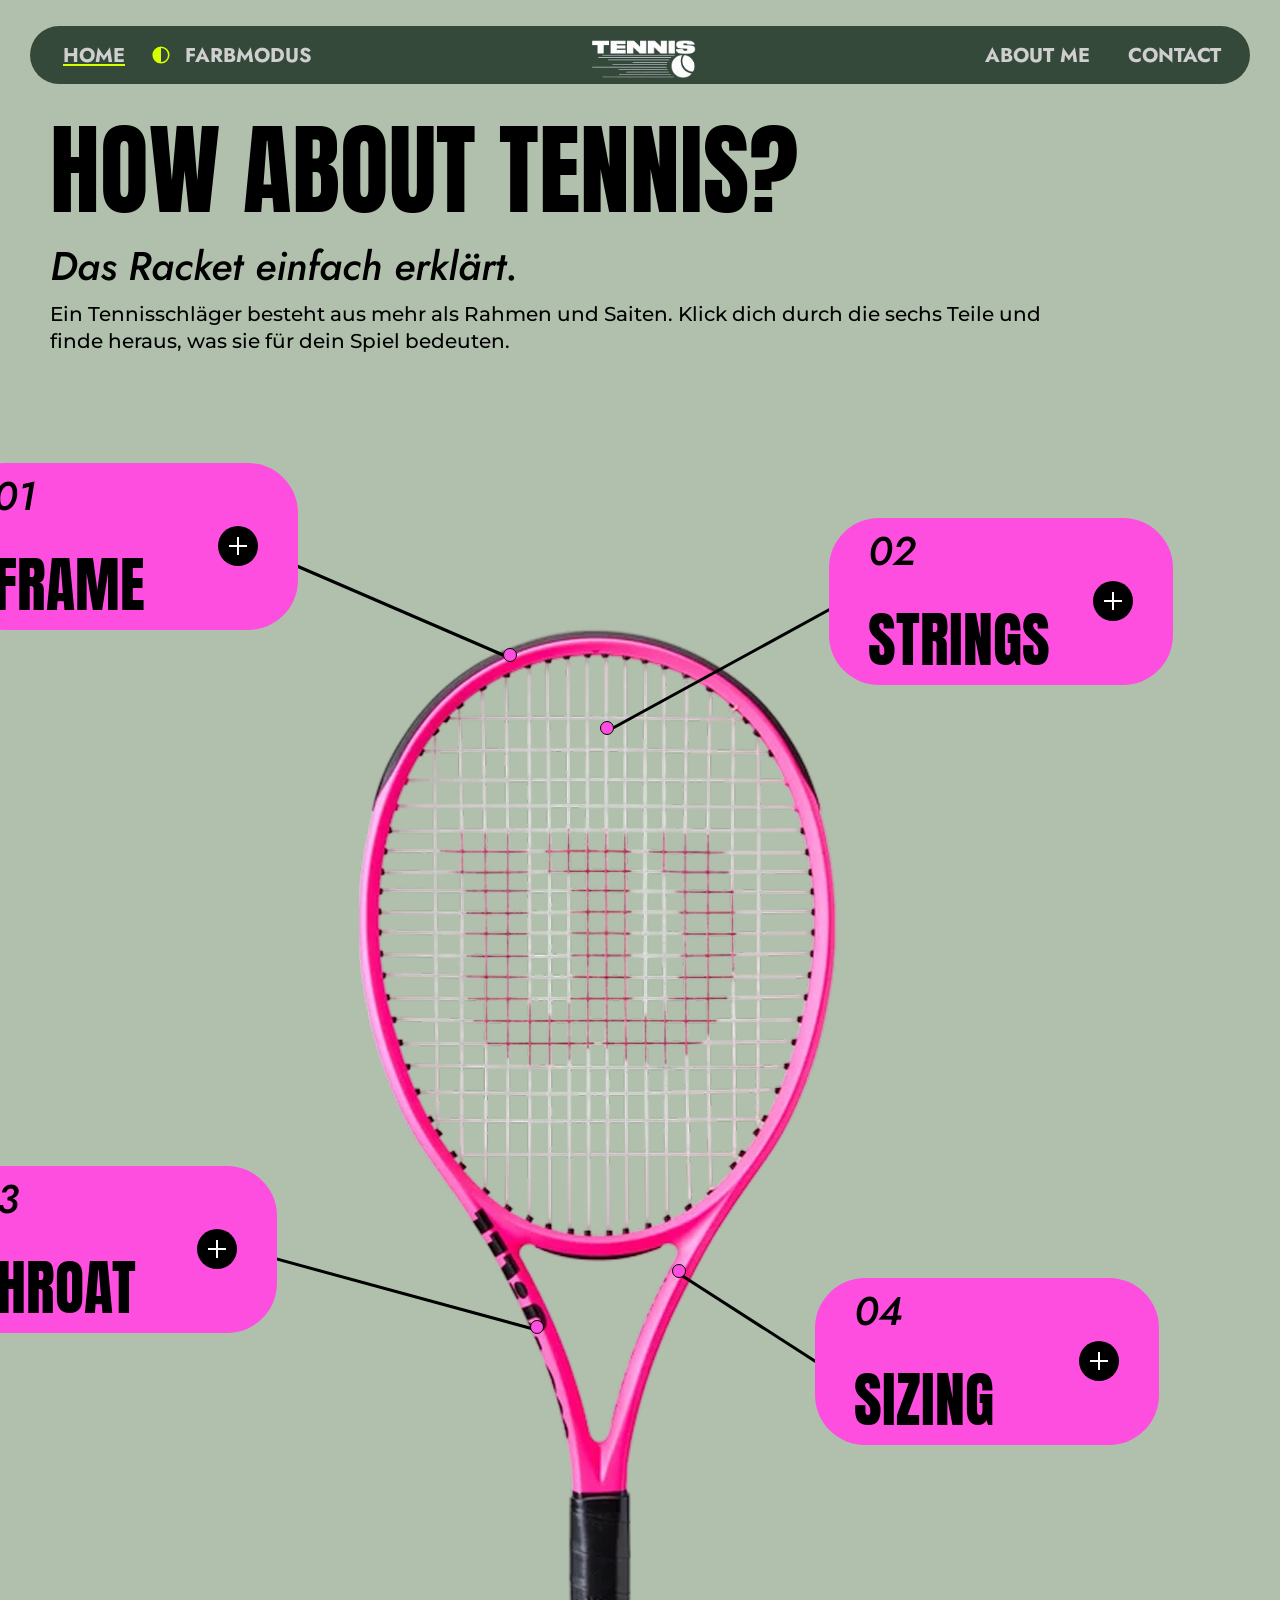
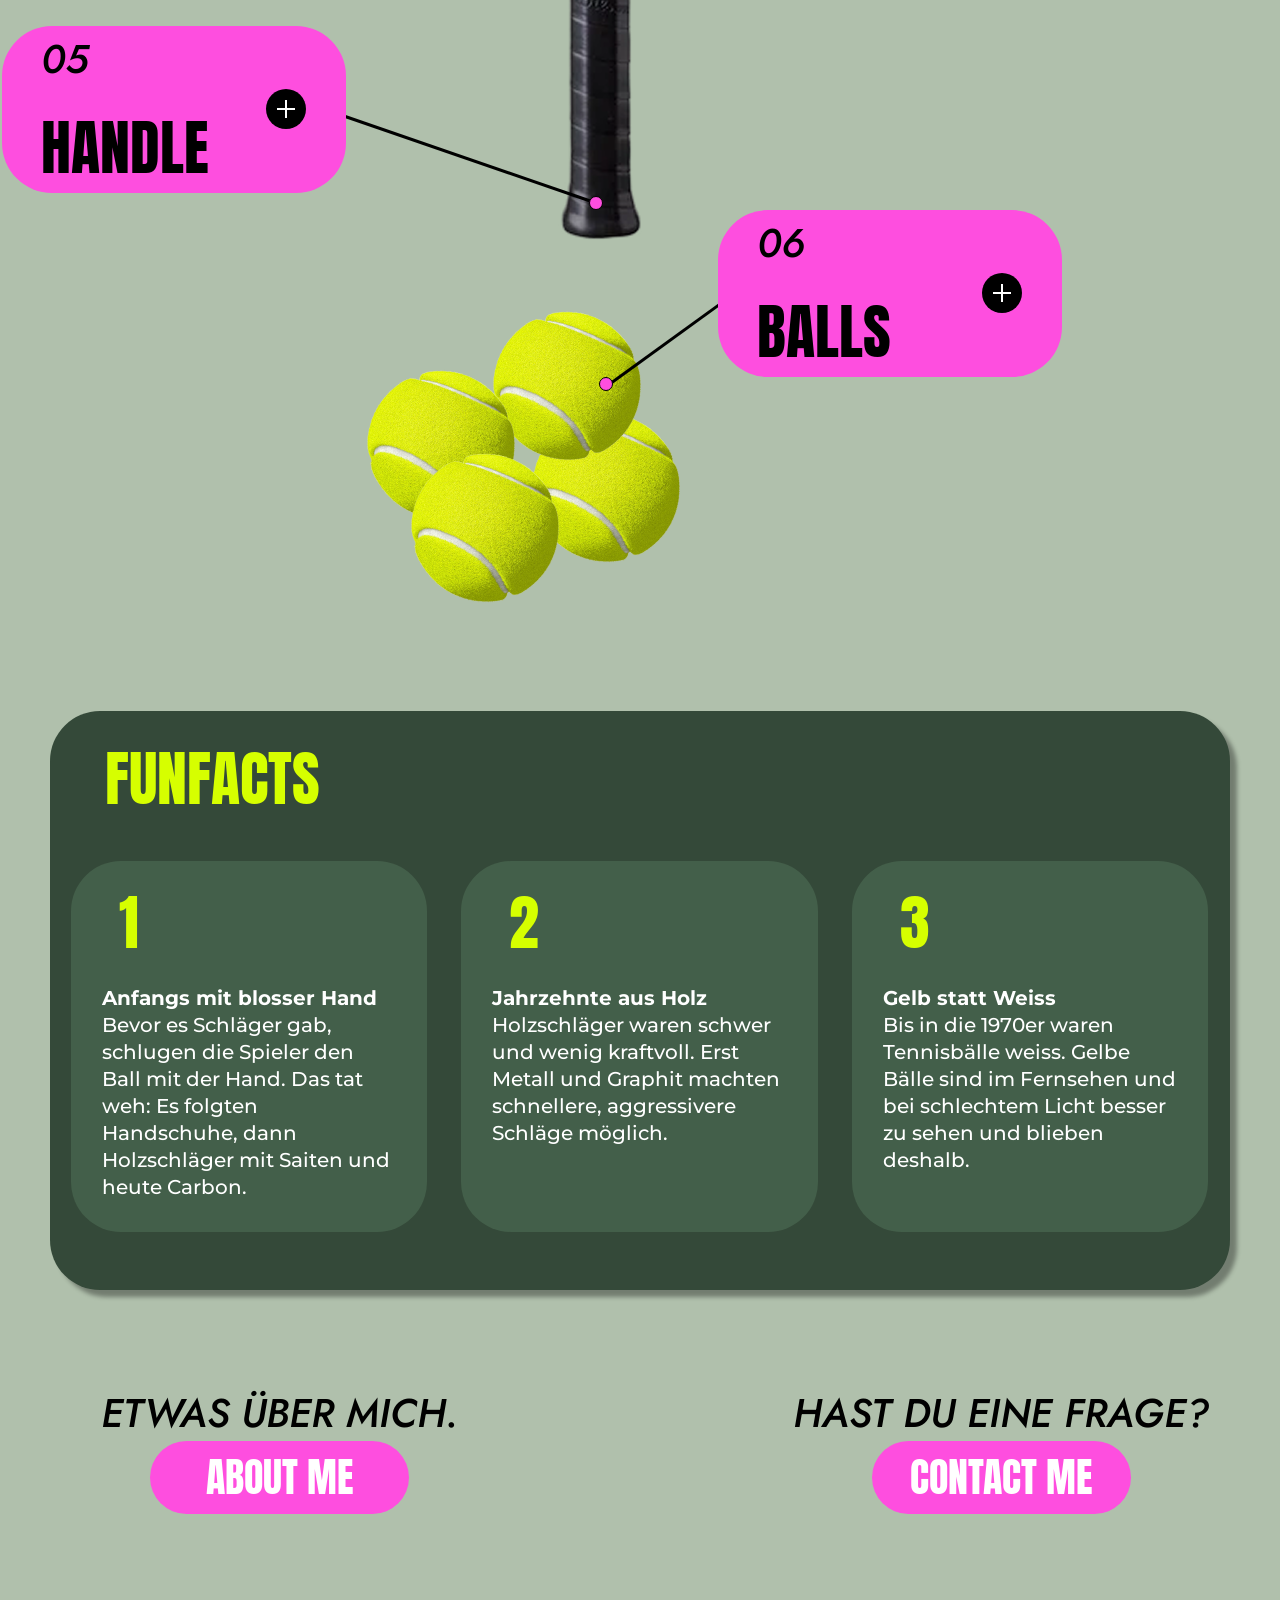
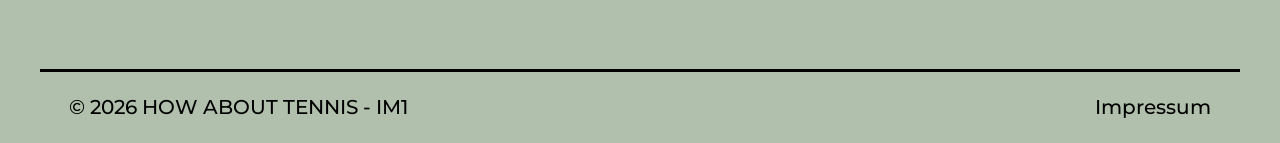
<file: index.html>
<!DOCTYPE html>
<html lang="de">

<head>
  <meta charset="UTF-8">
  <meta name="viewport" content="width=device-width, initial-scale=1">
  <title>How About Tennis – Das Racket einfach erklärt</title>
  <meta name="description" content="Ein Tennisschläger besteht aus mehr als Rahmen und Saiten. Klick dich durch die sechs Teile des Rackets.">

  <link rel="stylesheet" href="https://fonts.googleapis.com/css2?family=Anton&amp;family=Jost:ital,wght@0,700;1,500&amp;family=Montserrat:wght@400;500;700&amp;display=swap">
  <link rel="stylesheet" href="style.css">
</head>

<body class="page-home">

  <!-- HEADER -->
  <header class="header">

    <!-- Desktop: Links links -->
    <nav class="nav-left" aria-label="Navigation links">
      <a href="index.html" class="active">HOME</a>
      <button class="theme-button" type="button">
        <svg class="icon-theme" viewBox="0 0 22 22" aria-hidden="true"><circle cx="11" cy="11" r="9.5" fill="none" stroke="currentColor" stroke-width="2"/><path d="M11 1.5a9.5 9.5 0 0 0 0 19z" fill="currentColor"/></svg>
        FARBMODUS
      </button>
    </nav>

    <a class="logo" href="index.html">
      <img src="img/logo.png" alt="How About Tennis – zur Startseite" width="117" height="46">
    </a>

    <!-- Desktop: Links rechts -->
    <nav class="nav-right" aria-label="Navigation rechts">
      <a href="about.html">ABOUT ME</a>
      <a href="contact.html">CONTACT</a>
    </nav>

    <!-- Mobile: Farbmodus-Icon und Burger-Menü -->
    <button class="theme-button theme-button-icon" type="button" aria-label="Farbmodus wechseln">
      <svg class="icon-theme" viewBox="0 0 22 22" aria-hidden="true"><circle cx="11" cy="11" r="9.5" fill="none" stroke="currentColor" stroke-width="2"/><path d="M11 1.5a9.5 9.5 0 0 0 0 19z" fill="currentColor"/></svg>
    </button>
    <button class="menu-button" type="button" aria-label="Menü öffnen">
      <svg class="icon-burger" viewBox="0 0 24 18" aria-hidden="true"><path d="M0 1h24M0 9h24M0 17h24" stroke="currentColor" stroke-width="2"/></svg>
      <svg class="icon-close" viewBox="0 0 18 18" aria-hidden="true"><path d="M1 1l16 16M17 1 1 17" stroke="currentColor" stroke-width="2"/></svg>
    </button>

    <!-- Mobile: aufgeklapptes Menü -->
    <nav class="nav-mobile" aria-label="Menü">
      <ul>
        <li><a href="index.html" class="active">HOME</a></li>
        <li><a href="about.html">ABOUT ME</a></li>
        <li><a href="contact.html">CONTACT</a></li>
        <li>
          <button class="theme-button" type="button">
            FARBMODUS
            <svg class="icon-theme" viewBox="0 0 22 22" aria-hidden="true"><circle cx="11" cy="11" r="9.5" fill="none" stroke="currentColor" stroke-width="2"/><path d="M11 1.5a9.5 9.5 0 0 0 0 19z" fill="currentColor"/></svg>
          </button>
        </li>
      </ul>
    </nav>
  </header>

  <main>
    <section class="hero">
      <h1>HOW ABOUT TENNIS?</h1>
      <p class="subtitle">Das Racket einfach erklärt.</p>
      <p class="hero-text">Ein Tennisschläger besteht aus mehr als Rahmen und Saiten. Klick dich durch die sechs Teile und finde heraus, was sie für dein Spiel bedeuten.</p>
    </section>

    <!-- Schläger mit Nummern, Linien und den sechs Infoboxen -->
    <div class="racket">

      <div class="picture">
        <img class="racket-img" src="img/racket.png" alt="Pinker Tennisschläger" width="509" height="1265">
        <img class="balls" src="img/tennisball.png" alt="Vier gelbe Tennisbälle" width="330" height="307">
        <a class="number number-1" href="#frame">1</a>
        <a class="number number-2" href="#strings">2</a>
        <a class="number number-3" href="#throat">3</a>
        <a class="number number-4" href="#sizing">4</a>
        <a class="number number-5" href="#handle">5</a>
        <a class="number number-6" href="#balls">6</a>
      </div>

      <!-- Linien von den Infoboxen zum Schläger (nur Desktop) -->
      <svg class="lines" viewBox="0 0 1414 1874" aria-hidden="true">
        <line x1="299" y1="75" x2="577" y2="195"/>
        <line x1="680" y1="265" x2="912" y2="138"/>
        <line x1="307" y1="786" x2="604" y2="867"/>
        <line x1="748" y1="812" x2="888" y2="902"/>
        <line x1="405" y1="1251" x2="663" y2="1340"/>
        <line x1="674" y1="1523" x2="841" y2="1402"/>
      </svg>

      <div class="infoboxes">
        <button class="infobox infobox-frame" id="frame" type="button">
          <span class="infobox-number">01</span>
          <span class="infobox-name">FRAME</span>
          <span class="infobox-plus"></span>
          <span class="infobox-text">
            <strong>FRAME</strong>
            Der Rahmen ist das tragende Gerüst eines Tennisschlägers und bestimmt Kontrolle, Power und das Schlaggefühl.<br>Er besteht aus zwei Teilen: Der Kopf hält die Bespannung und das Herz ist der Übergang zum Griff. Wichtig ist dabei die Rahmenstärke: Dicke Rahmen erzeugen mehr Power, dünne Rahmen bieten mehr Ballgefühl.
          </span>
        </button>

        <button class="infobox infobox-strings" id="strings" type="button">
          <span class="infobox-number">02</span>
          <span class="infobox-name">STRINGS</span>
          <span class="infobox-plus"></span>
          <span class="infobox-text">
            <strong>STRINGS</strong>
            Die Hauptsaiten verlaufen vertikal und die Quersaiten horizontal. Zusammen bilden sie die Schlagfläche, mit der du den Ball triffst. Die Spannung, die du für deine Saiten wählst, beeinflusst dein Spiel: Eine tiefe Bespannungshärte erhöht die Power, eine höhere unterstützt die Kontrolle.
          </span>
        </button>

        <button class="infobox infobox-throat" id="throat" type="button">
          <span class="infobox-number">03</span>
          <span class="infobox-name">THROAT</span>
          <span class="infobox-plus"></span>
          <span class="infobox-text">
            <strong>THROAT</strong>
            Unter dem Kopf des Schlägers befindet sich das Herzstück. Ein offenes Herz macht den Schläger aerodynamischer, wenn du ihn zum Ball schwingst. Das ermöglicht dir, schneller zu schwingen und mehr Power sowie Geschwindigkeit bei deinen Schlägen zu erzeugen. Der Teil des Schlägers am oberen Ende des Halses ist das Joch.
          </span>
        </button>

        <button class="infobox infobox-sizing" id="sizing" type="button">
          <span class="infobox-number">04</span>
          <span class="infobox-name">SIZING</span>
          <span class="infobox-plus"></span>
          <span class="infobox-text">
            <strong>SIZING</strong>
            Ein schwererer Schläger gibt dir mehr Power und Stabilität, ein leichterer Schläger ist manövrierfähiger. Die Kopfgrösse hat einen grossen Einfluss auf die Power und Kontrolle des Schlägers. Eine Vergrösserung des Schlägerkopfes sorgt für mehr Power, ein kleinerer Kopf eine geringere Power und mehr Kontrolle.
          </span>
        </button>

        <button class="infobox infobox-handle" id="handle" type="button">
          <span class="infobox-number">05</span>
          <span class="infobox-name">HANDLE</span>
          <span class="infobox-plus"></span>
          <span class="infobox-text">
            <strong>HANDLE</strong>
            Das ist der Teil des Schlägers, den du festhältst. Er ist in verschiedenen Grössen erhältlich – achte darauf, dass er weder zu klein noch zu gross ist, da dies das Spielen angenehmer macht. Darum ist das Griffband gewickelt, welches für mehr Komfort sorgt, Schweiss absorbiert und dir die volle Kontrolle über den Schläger ermöglicht.
          </span>
        </button>

        <button class="infobox infobox-balls" id="balls" type="button">
          <span class="infobox-number">06</span>
          <span class="infobox-name">BALLS</span>
          <span class="infobox-plus"></span>
          <span class="infobox-text">
            <strong>BALLS</strong>
            Ein Tennisball besteht aus einem hohlen Gummikern, der unter Druck steht und mit einem filzähnlichen Gewebe überzogen ist:<br>Druckbälle haben einen Innendruck für hohe Power und optimales Springverhalten. Drucklose Bälle bestehen aus dickerem Gummi ohne Innendruck. Sie springen durch die Beschaffenheit des Gummis ab.
          </span>
        </button>
      </div>
    </div>

    <section class="funfacts">
      <h2>FUNFACTS</h2>
      <div class="funfact-list">
        <article class="funfact">
          <p class="funfact-number">1</p>
          <h3>Anfangs mit blosser Hand</h3>
          <p>Bevor es Schläger gab, schlugen die Spieler den Ball mit der Hand. Das tat weh: Es folgten Handschuhe, dann Holzschläger mit Saiten und heute Carbon.</p>
        </article>
        <article class="funfact">
          <p class="funfact-number">2</p>
          <h3>Jahrzehnte aus Holz</h3>
          <p>Holzschläger waren schwer und wenig kraftvoll. Erst Metall und Graphit machten schnellere, aggressivere Schläge möglich.</p>
        </article>
        <article class="funfact">
          <p class="funfact-number">3</p>
          <h3>Gelb statt Weiss</h3>
          <p>Bis in die 1970er waren Tennisbälle weiss. Gelbe Bälle sind im Fernsehen und bei schlechtem Licht besser zu sehen und blieben deshalb.</p>
        </article>
      </div>
    </section>

    <div class="cta-row">
      <div class="cta">
        <p class="subtitle">ETWAS ÜBER MICH.</p>
        <a class="button" href="about.html">ABOUT ME</a>
      </div>
      <div class="cta">
        <p class="subtitle">HAST DU EINE FRAGE?</p>
        <a class="button" href="contact.html">CONTACT ME</a>
      </div>
    </div>
  </main>

  <!-- FOOTER -->
  <footer class="footer">
    <p>© 2026 HOW ABOUT TENNIS - IM1</p>
    <a href="impressum.html">Impressum</a>
  </footer>

  <script src="script.js"></script>
</body>
</html>
</file>
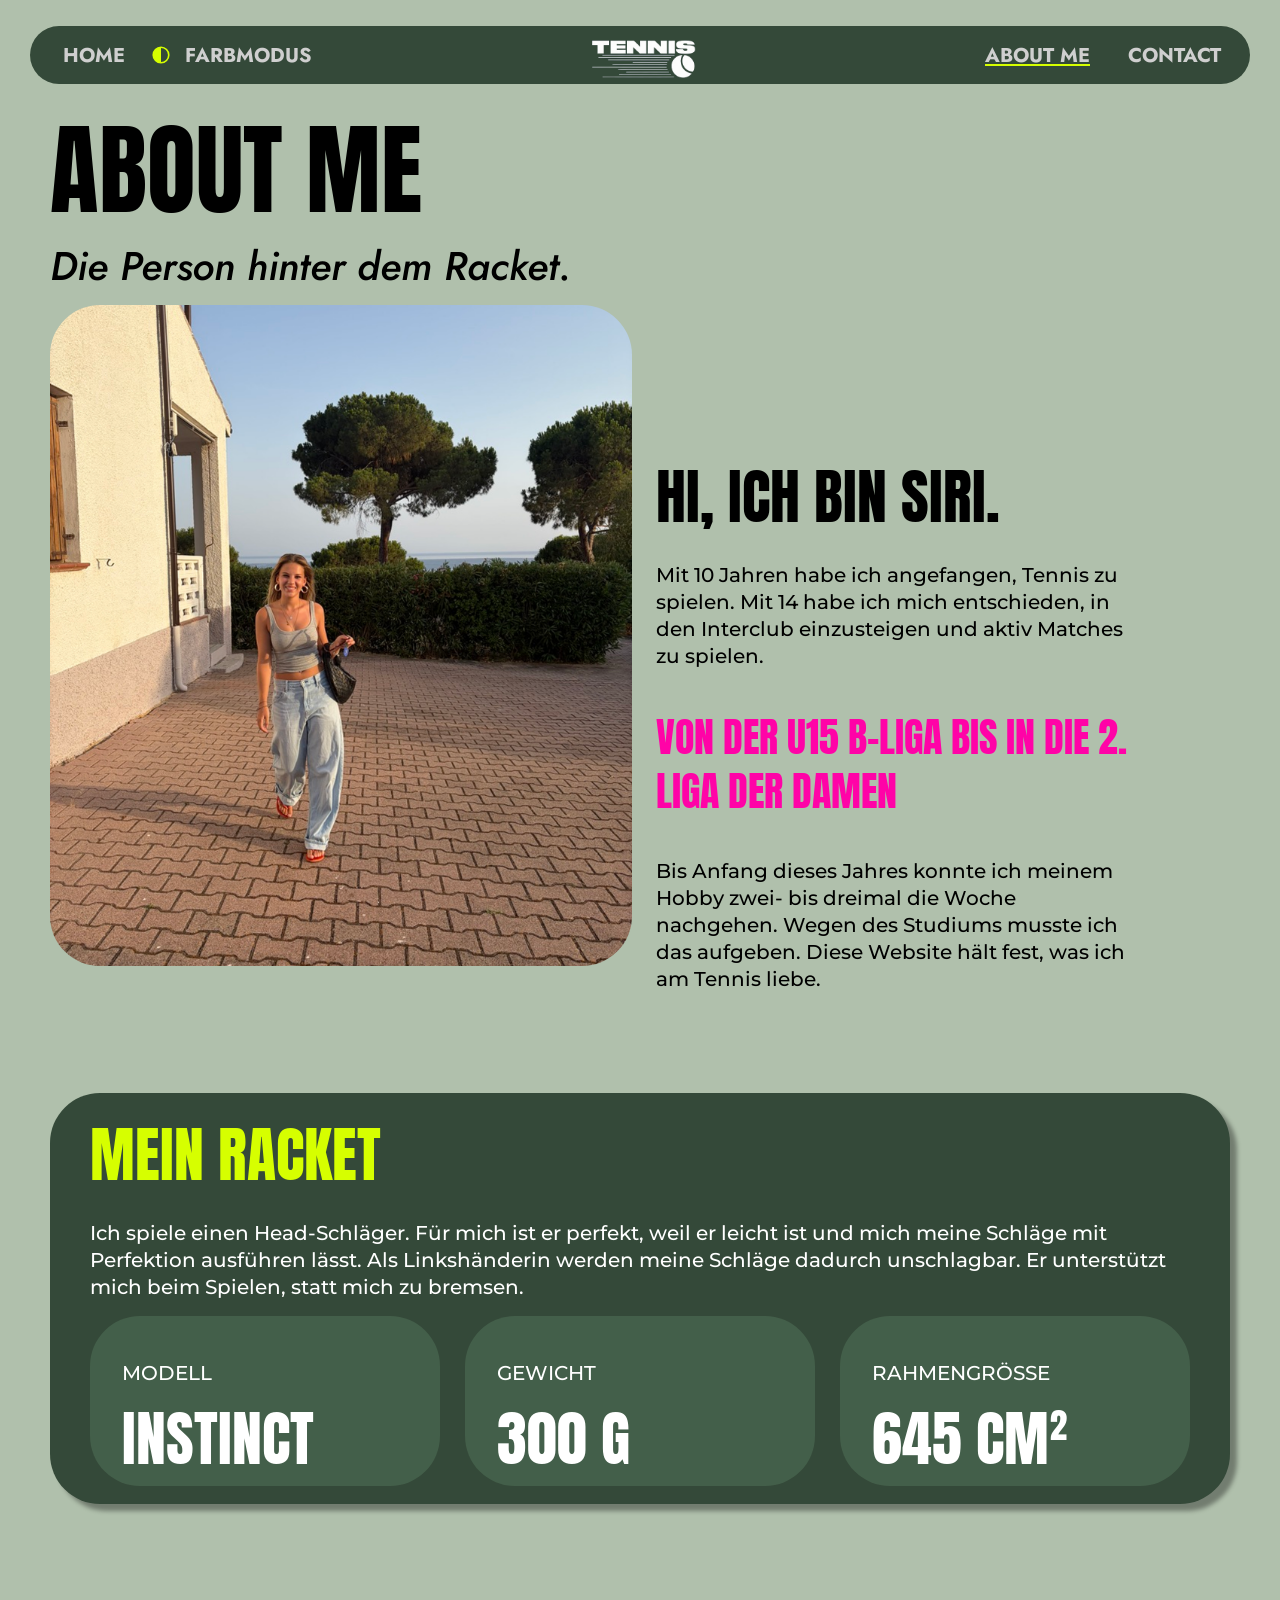
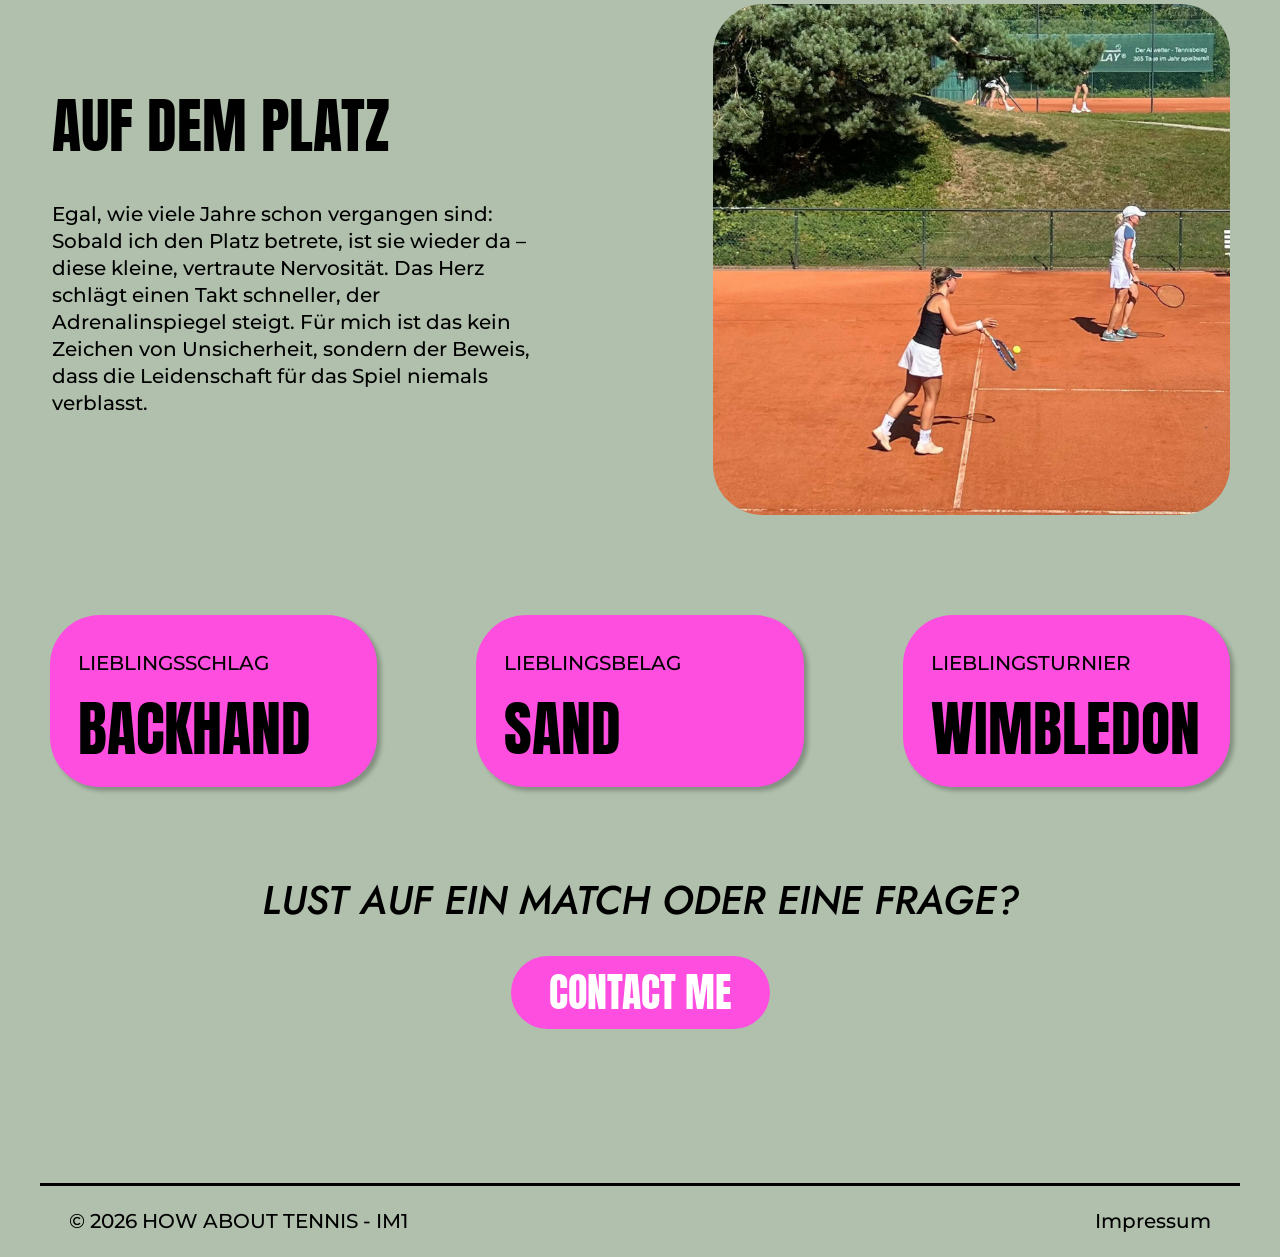
<file: about.html>
<!DOCTYPE html>
<html lang="de">

<head>
  <meta charset="UTF-8">
  <meta name="viewport" content="width=device-width, initial-scale=1">
  <title>About Me – How About Tennis</title>
  <meta name="description" content="Hi, ich bin Siri. Die Person hinter dem Racket: wie ich zum Tennis kam und mit welchem Schläger ich spiele.">

  <link rel="stylesheet" href="https://fonts.googleapis.com/css2?family=Anton&amp;family=Jost:ital,wght@0,700;1,500&amp;family=Montserrat:wght@400;500;700&amp;display=swap">
  <link rel="stylesheet" href="style.css">
</head>

<body class="page-about">

  <!-- HEADER -->
  <header class="header">

    <!-- Desktop: Links links -->
    <nav class="nav-left" aria-label="Navigation links">
      <a href="index.html">HOME</a>
      <button class="theme-button" type="button">
        <svg class="icon-theme" viewBox="0 0 22 22" aria-hidden="true"><circle cx="11" cy="11" r="9.5" fill="none" stroke="currentColor" stroke-width="2"/><path d="M11 1.5a9.5 9.5 0 0 0 0 19z" fill="currentColor"/></svg>
        FARBMODUS
      </button>
    </nav>

    <a class="logo" href="index.html">
      <img src="img/logo.png" alt="How About Tennis – zur Startseite" width="117" height="46">
    </a>

    <!-- Desktop: Links rechts -->
    <nav class="nav-right" aria-label="Navigation rechts">
      <a href="about.html" class="active">ABOUT ME</a>
      <a href="contact.html">CONTACT</a>
    </nav>

    <!-- Mobile: Farbmodus-Icon und Burger-Menü -->
    <button class="theme-button theme-button-icon" type="button" aria-label="Farbmodus wechseln">
      <svg class="icon-theme" viewBox="0 0 22 22" aria-hidden="true"><circle cx="11" cy="11" r="9.5" fill="none" stroke="currentColor" stroke-width="2"/><path d="M11 1.5a9.5 9.5 0 0 0 0 19z" fill="currentColor"/></svg>
    </button>
    <button class="menu-button" type="button" aria-label="Menü öffnen">
      <svg class="icon-burger" viewBox="0 0 24 18" aria-hidden="true"><path d="M0 1h24M0 9h24M0 17h24" stroke="currentColor" stroke-width="2"/></svg>
      <svg class="icon-close" viewBox="0 0 18 18" aria-hidden="true"><path d="M1 1l16 16M17 1 1 17" stroke="currentColor" stroke-width="2"/></svg>
    </button>

    <!-- Mobile: aufgeklapptes Menü -->
    <nav class="nav-mobile" aria-label="Menü">
      <ul>
        <li><a href="index.html">HOME</a></li>
        <li><a href="about.html" class="active">ABOUT ME</a></li>
        <li><a href="contact.html">CONTACT</a></li>
        <li>
          <button class="theme-button" type="button">
            FARBMODUS
            <svg class="icon-theme" viewBox="0 0 22 22" aria-hidden="true"><circle cx="11" cy="11" r="9.5" fill="none" stroke="currentColor" stroke-width="2"/><path d="M11 1.5a9.5 9.5 0 0 0 0 19z" fill="currentColor"/></svg>
          </button>
        </li>
      </ul>
    </nav>
  </header>

  <main>
    <section class="hero">
      <h1>ABOUT ME</h1>
      <p class="subtitle">Die Person hinter dem Racket.</p>
    </section>

    <section class="intro">
      <img class="photo intro-photo" src="img/about-portrait.png" alt="Siri auf einem gepflasterten Vorplatz, im Hintergrund Pinien und das Meer" width="696" height="790">
      <div class="intro-text">
        <h2>HI, ICH BIN SIRI.</h2>
        <p>Mit 10 Jahren habe ich angefangen, Tennis zu spielen. Mit 14 habe ich mich entschieden, in den Interclub einzusteigen und aktiv Matches zu spielen.</p>
        <p class="highlight">VON DER U15 B-LIGA BIS IN DIE 2. LIGA DER DAMEN</p>
        <p>Bis Anfang dieses Jahres konnte ich meinem Hobby zwei- bis dreimal die Woche nachgehen. Wegen des Studiums musste ich das aufgeben. Diese Website hält fest, was ich am Tennis liebe.</p>
      </div>
    </section>

    <section class="my-racket">
      <h2>MEIN RACKET</h2>
      <p>Ich spiele einen Head-Schläger. Für mich ist er perfekt, weil er leicht ist und mich meine Schläge mit Perfektion ausführen lässt. Als Linkshänderin werden meine Schläge dadurch unschlagbar. Er unterstützt mich beim Spielen, statt mich zu bremsen.</p>
      <div class="stat-list">
        <div class="stat">
          <p class="stat-label">MODELL</p>
          <p class="stat-value">INSTINCT</p>
        </div>
        <div class="stat">
          <p class="stat-label">GEWICHT</p>
          <p class="stat-value">300 G</p>
        </div>
        <div class="stat">
          <p class="stat-label">RAHMENGRÖSSE</p>
          <p class="stat-value">645 CM²</p>
        </div>
      </div>
    </section>

    <section class="court">
      <div class="court-text">
        <h2>AUF DEM PLATZ</h2>
        <p>Egal, wie viele Jahre schon vergangen sind: Sobald ich den Platz betrete, ist sie wieder da – diese kleine, vertraute Nervosität. Das Herz schlägt einen Takt schneller, der Adrenalinspiegel steigt. Für mich ist das kein Zeichen von Unsicherheit, sondern der Beweis, dass die Leidenschaft für das Spiel niemals verblasst.</p>
      </div>
      <img class="photo court-photo" src="img/about-court.png" alt="Siri beim Doppel auf einem Sandplatz, kurz vor dem Schlag" width="618" height="562">
    </section>

    <div class="favorite-list">
      <div class="favorite">
        <p class="favorite-label">LIEBLINGSSCHLAG</p>
        <p class="favorite-value">BACKHAND</p>
      </div>
      <div class="favorite">
        <p class="favorite-label">LIEBLINGSBELAG</p>
        <p class="favorite-value">SAND</p>
      </div>
      <div class="favorite">
        <p class="favorite-label">LIEBLINGSTURNIER</p>
        <p class="favorite-value">WIMBLEDON</p>
      </div>
    </div>

    <div class="cta cta-about">
      <p class="subtitle">LUST AUF EIN MATCH ODER EINE FRAGE?</p>
      <a class="button" href="contact.html">CONTACT ME</a>
    </div>
  </main>

  <!-- FOOTER -->
  <footer class="footer">
    <p>© 2026 HOW ABOUT TENNIS - IM1</p>
    <a href="impressum.html">Impressum</a>
  </footer>

  <script src="script.js"></script>
</body>
</html>
</file>
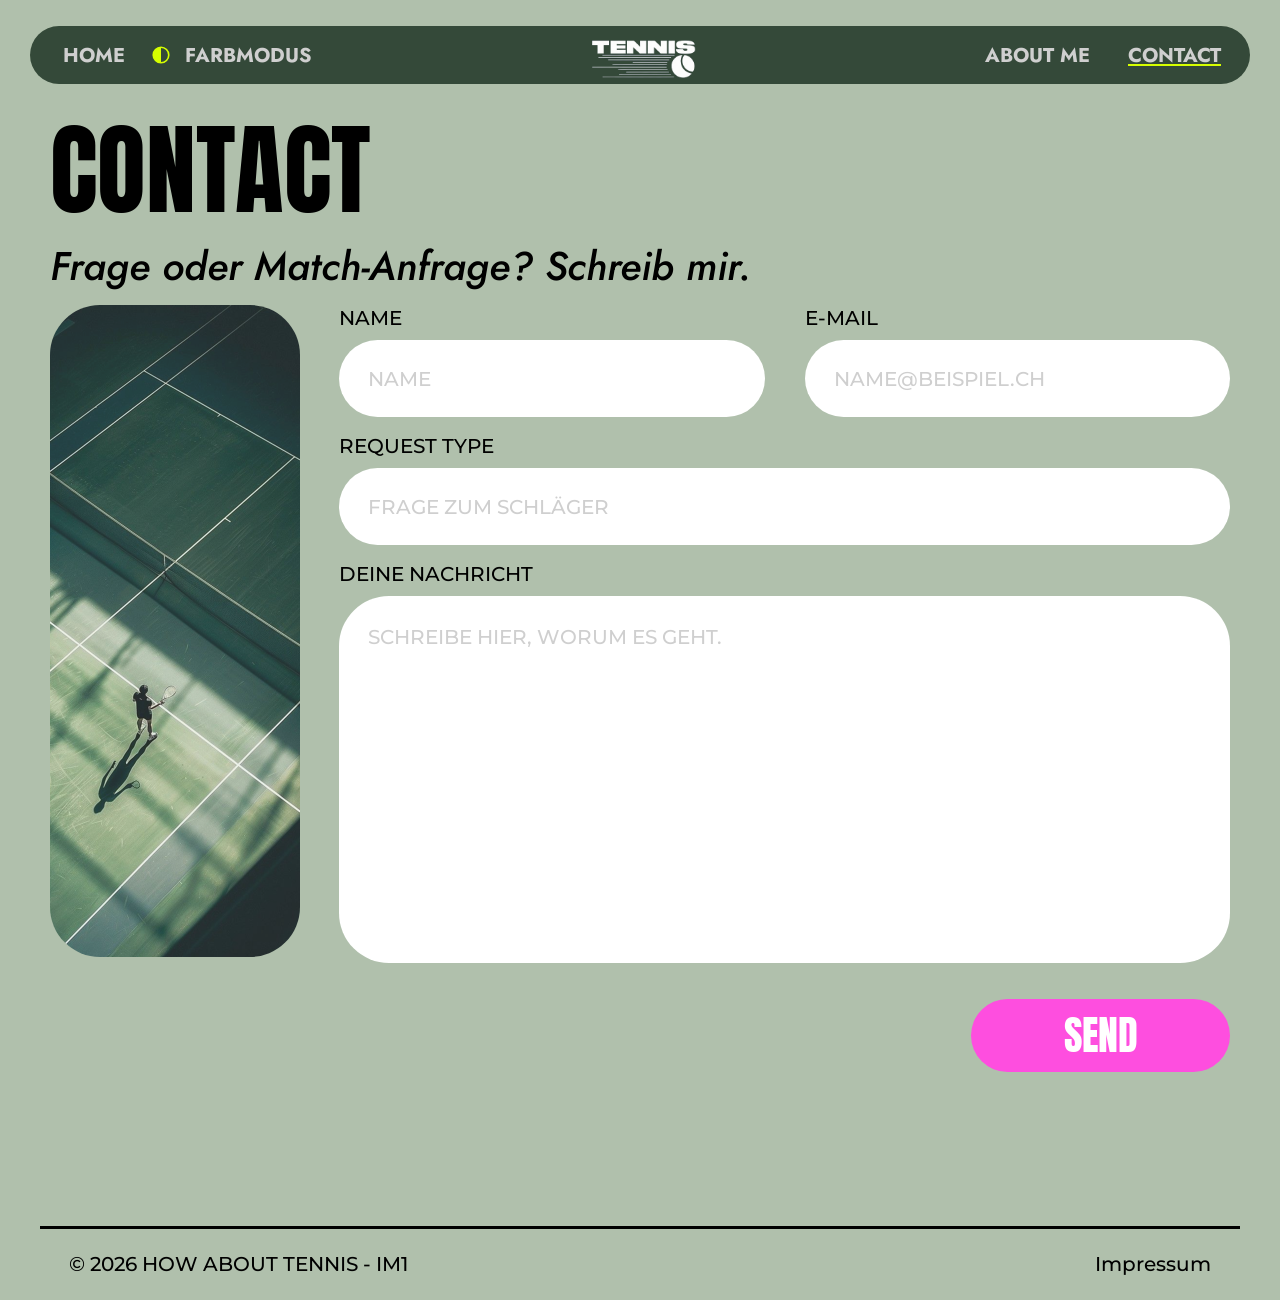
<file: contact.html>
<!DOCTYPE html>
<html lang="de">

<head>
  <meta charset="UTF-8">
  <meta name="viewport" content="width=device-width, initial-scale=1">
  <title>Contact – How About Tennis</title>
  <meta name="description" content="Frage oder Match-Anfrage? Schreib mir über das Kontaktformular.">

  <link rel="stylesheet" href="https://fonts.googleapis.com/css2?family=Anton&amp;family=Jost:ital,wght@0,700;1,500&amp;family=Montserrat:wght@400;500;700&amp;display=swap">
  <link rel="stylesheet" href="style.css">
</head>

<body class="page-contact">

  <!-- HEADER -->
  <header class="header">

    <!-- Desktop: Links links -->
    <nav class="nav-left" aria-label="Navigation links">
      <a href="index.html">HOME</a>
      <button class="theme-button" type="button">
        <svg class="icon-theme" viewBox="0 0 22 22" aria-hidden="true"><circle cx="11" cy="11" r="9.5" fill="none" stroke="currentColor" stroke-width="2"/><path d="M11 1.5a9.5 9.5 0 0 0 0 19z" fill="currentColor"/></svg>
        FARBMODUS
      </button>
    </nav>

    <a class="logo" href="index.html">
      <img src="img/logo.png" alt="How About Tennis – zur Startseite" width="117" height="46">
    </a>

    <!-- Desktop: Links rechts -->
    <nav class="nav-right" aria-label="Navigation rechts">
      <a href="about.html">ABOUT ME</a>
      <a href="contact.html" class="active">CONTACT</a>
    </nav>

    <!-- Mobile: Farbmodus-Icon und Burger-Menü -->
    <button class="theme-button theme-button-icon" type="button" aria-label="Farbmodus wechseln">
      <svg class="icon-theme" viewBox="0 0 22 22" aria-hidden="true"><circle cx="11" cy="11" r="9.5" fill="none" stroke="currentColor" stroke-width="2"/><path d="M11 1.5a9.5 9.5 0 0 0 0 19z" fill="currentColor"/></svg>
    </button>
    <button class="menu-button" type="button" aria-label="Menü öffnen">
      <svg class="icon-burger" viewBox="0 0 24 18" aria-hidden="true"><path d="M0 1h24M0 9h24M0 17h24" stroke="currentColor" stroke-width="2"/></svg>
      <svg class="icon-close" viewBox="0 0 18 18" aria-hidden="true"><path d="M1 1l16 16M17 1 1 17" stroke="currentColor" stroke-width="2"/></svg>
    </button>

    <!-- Mobile: aufgeklapptes Menü -->
    <nav class="nav-mobile" aria-label="Menü">
      <ul>
        <li><a href="index.html">HOME</a></li>
        <li><a href="about.html">ABOUT ME</a></li>
        <li><a href="contact.html" class="active">CONTACT</a></li>
        <li>
          <button class="theme-button" type="button">
            FARBMODUS
            <svg class="icon-theme" viewBox="0 0 22 22" aria-hidden="true"><circle cx="11" cy="11" r="9.5" fill="none" stroke="currentColor" stroke-width="2"/><path d="M11 1.5a9.5 9.5 0 0 0 0 19z" fill="currentColor"/></svg>
          </button>
        </li>
      </ul>
    </nav>
  </header>

  <main>
    <section class="hero">
      <h1>CONTACT</h1>
      <p class="subtitle">Frage oder Match-Anfrage? Schreib mir.</p>
    </section>

    <div class="contact">
      <img class="photo contact-photo" src="img/contact-court.png" alt="Luftaufnahme einer Tennisspielerin auf einem grünen Platz" width="299" height="652">

      <form class="contact-form" action="#" method="post">
        <div class="field-row">
          <div class="field">
            <label for="name">NAME</label>
            <input type="text" id="name" name="name" placeholder="NAME" required>
          </div>
          <div class="field">
            <label for="email">E-MAIL</label>
            <input type="email" id="email" name="email" placeholder="NAME@BEISPIEL.CH" required>
          </div>
        </div>

        <div class="field">
          <label for="request">REQUEST TYPE</label>
          <input type="text" id="request" name="request" placeholder="FRAGE ZUM SCHLÄGER">
        </div>

        <div class="field">
          <label for="message">DEINE NACHRICHT</label>
          <textarea id="message" name="message" placeholder="SCHREIBE HIER, WORUM ES GEHT." required></textarea>
        </div>

        <button class="button send-button" type="submit">SEND</button>
      </form>
    </div>
  </main>

  <!-- FOOTER -->
  <footer class="footer">
    <p>© 2026 HOW ABOUT TENNIS - IM1</p>
    <a href="impressum.html">Impressum</a>
  </footer>

  <script src="script.js"></script>
</body>
</html>
</file>
<file: style.css>
/* =========================================================
   HOW ABOUT TENNIS – IM1

   Mobile first: Zuerst kommen die Regeln für das Handy
   (Figma-Frame 402 px). Ganz unten stehen in einer Media Query
   die Änderungen für den Desktop ab 1440 px (Figma-Frame 1512 px).

   01 Schriften
   02 Farben (hell und dunkel)
   03 Grundlagen
   04 Header
   05 Buttons
   06 Home
   07 About Me
   08 Contact
   09 Impressum
   10 Footer
   11 Desktop
   ========================================================= */


/* =========================================================
   01 SCHRIFTEN
   ========================================================= */
@font-face {
  font-family: "Futura Condensed";
  src: local("Futura-CondensedExtraBold"), local("Futura Condensed ExtraBold");
}

@font-face {
  font-family: "Futura Bold";
  src: local("Futura-Bold"), local("Futura Bold");
}

@font-face {
  font-family: "Futura Italic";
  src: local("Futura-MediumItalic"), local("Futura Medium Italic");
}


/* =========================================================
   02 FARBEN
   ========================================================= */
body {
  --bg-1: #b0c0ac;
  --bg-2: #344939;
  --primary: #fe4edf;
  --text-1: #ffffff;
  --text-2: #cfcfcf;
  --text-3: #000000;
  --accent-1: #ff03a7;
  --accent-2: #d6ff00;
  --field: #ffffff;
  --highlight: #d6ff00;
}

body.dark {
  --bg-1: #344939;
  --bg-2: #b0c0ac;
  --primary: #ffa0ef;
  --text-1: #000000;
  --text-2: #000000;
  --text-3: #ffffff;
  --field: #cfcfcf;
  --highlight: #ff03a7;
}


/* =========================================================
   03 GRUNDLAGEN
   ========================================================= */
* {
  box-sizing: border-box;
}

body {
  max-width: 600px;
  margin: 0 auto;
  padding-bottom: 12px;
  background-color: var(--bg-1);
  color: var(--text-3);
  font-family: "Montserrat", Arial, sans-serif;
  font-size: 14px;
  line-height: 15px;
  transition: background-color 0.3s ease-out, color 0.3s ease-out;
}

h1, h2, h3, p, ul {
  margin: 0;
}

img {
  display: block;
  max-width: 100%;
  height: auto;
}

a {
  color: inherit;
}

main {
  padding: 15px 20px 83px;
}

h1 {
  margin-bottom: 3px;
  font-family: "Futura Condensed", "Anton", sans-serif;
  font-size: 50px;
  font-weight: normal;
  line-height: 45px;
}

h2 {
  font-family: "Futura Condensed", "Anton", sans-serif;
  font-size: 35px;
  font-weight: normal;
  line-height: 35px;
}

.subtitle {
  font-family: "Futura Italic", "Jost", sans-serif;
  font-size: 18px;
  font-style: italic;
  font-weight: 500;
  line-height: 27px;
}

.photo {
  width: 100%;
  border-radius: 20px;
}

/* =========================================================
   04 HEADER
   Mobile: Logo, Farbmodus-Icon und Burger-Menü.
   Ein Klick auf das Burger-Menü gibt dem Header die Klasse
   «open» (JavaScript), dann wird das Menü sichtbar.
   ========================================================= */
.header {
  display: flex;
  flex-wrap: wrap;
  align-items: center;
  min-height: 52px;
  margin: 20px 16px 0;
  padding: 0 22px 0 20px;
  border-radius: 50px;
  background-color: var(--bg-2);
  color: var(--text-1);
  transition: background-color 0.3s ease-out, color 0.3s ease-out;
}

/* Das Logo ist 52 px hoch, damit die obere Zeile immer gleich hoch bleibt */
.logo {
  display: flex;
  align-items: center;
  height: 52px;
}

.logo img {
  width: 74px;
}

/* Die Desktop-Links sind auf dem Handy ausgeblendet */
.nav-left,
.nav-right {
  display: none;
}

/* Alle Buttons im Header ohne Browser-Gestaltung */
.header button {
  padding: 0;
  border: none;
  background: none;
  color: inherit;
  font: inherit;
  cursor: pointer;
}

.icon-theme {
  display: block;
  width: 22px;
  height: 22px;
  color: var(--highlight);
}

.theme-button-icon {
  margin-left: auto;
}

.menu-button {
  margin-left: 23px;
}

.menu-button svg {
  display: block;
  width: 24px;
  height: 18px;
}

.menu-button .icon-close {
  display: none;
}

/* Aufgeklapptes Menü */
/* Abstand links 4 px und rechts 2 px: So beginnen und enden
   die Linien wie in Figma 24 px vom Rand */
.nav-mobile {
  display: none;
  width: 100%;
  margin: 0 2px 0 4px;
  padding-bottom: 28px;
}

.header.open {
  border-radius: 30px;
}

.header.open .nav-mobile {
  display: block;
}

.header.open .icon-burger {
  display: none;
}

.header.open .icon-close {
  display: block;
}

.nav-mobile ul {
  padding: 0;
  list-style: none;
}

.nav-mobile li {
  margin-top: 17px;
  padding-bottom: 6px;
  border-bottom: 1px solid var(--text-1);
}

.nav-mobile li:first-child {
  margin-top: 22px;
  padding-bottom: 3px;
}

.nav-mobile li:last-child {
  padding-bottom: 0;
  border-bottom: none;
}

.nav-mobile a, .nav-mobile .theme-button {
  font-family: "Futura Condensed", "Anton", sans-serif;
  font-size: 50px;
  line-height: 45px;
  text-decoration: none;
}

/* Jeder Link hat unten einen durchsichtigen Rahmen von 3 px.
   Bei der aktuellen Seite wird er farbig (Linie «THIS PAGE»). */
.nav-mobile a {
  display: inline-block;
  line-height: 42px;
  border-bottom: 3px solid transparent;
}

.nav-mobile a.active {
  border-bottom-color: var(--highlight);
}

.nav-mobile .theme-button {
  display: flex;
  justify-content: space-between;
  align-items: center;
  width: 100%;
}

/* Hover: Schrift wird pink */
.nav-mobile a:hover,
.nav-mobile .theme-button:hover {
  color: var(--primary);
}


/* =========================================================
   05 BUTTONS (ABOUT ME, CONTACT ME, SEND)
   Hover: Lime. Klick: Weiss.
   ========================================================= */
.button {
  display: block;
  width: 154px;
  height: 56px;
  padding: 0;
  border: none;
  border-radius: 50px;
  background-color: var(--primary);
  color: #ffffff;
  font-family: "Futura Condensed", "Anton", sans-serif;
  font-size: 25px;
  line-height: 56px;
  text-align: center;
  text-decoration: none;
  cursor: pointer;
}

.button:hover {
  background-color: var(--accent-2);
  color: #000000;
}

.button:active {
  background-color: #ffffff;
  color: #000000;
}

/* Text über einem Button */
.cta {
  display: flex;
  flex-direction: column;
  align-items: center;
  gap: 5px;
  text-align: center;
}


/* =========================================================
   06 HOME
   ========================================================= */
.hero-text {
  margin-top: 5px;
}

/* --- Schläger und Bälle --- */
.picture {
  position: relative;
  width: 250px;
  margin: 61px auto 0;
}

.racket-img {
  width: 100%;
}

.balls {
  width: 162px;
  margin-top: 10px;
}

/* --- Nummern am Schläger (Klick springt zur Infobox) --- */
.number {
  position: absolute;
  width: 22px;
  height: 22px;
  border: 2px solid #000000;
  border-radius: 50%;
  background-color: #fe4edf;
  color: #000000;
  font-size: 11px;
  font-weight: 700;
  line-height: 18px;
  text-align: center;
  text-decoration: none;
}

.number:hover {
  background-color: var(--accent-2);
}

.number:active {
  background-color: #ffffff;
}

.number-1 {
  left: 68px;
  top: 7px;
}

.number-2 {
  left: 117px;
  top: 45px;
}

.number-3 {
  left: 81px;
  top: 340px;
}

.number-4 {
  left: 151px;
  top: 318px;
}

.number-5 {
  left: 106px;
  top: 573px;
}

.number-6 {
  left: 110px;
  top: 660px;
}

/* Die Linien gibt es nur auf dem Desktop */
.lines {
  display: none;
}

/* --- Infoboxen ---
   Geschlossen: Nummer, Name und Plus.
   Offen (Klasse «open»): Die Box wird grösser, der Text
   erscheint. Wie Smart Animate in Figma: 0.3 s, Ease out. */
.infoboxes {
  display: flex;
  flex-direction: column;
  gap: 12px;
  margin-top: 94px;
}

.infobox {
  position: relative;
  display: block;
  width: 100%;
  height: 71px;
  padding: 0;
  overflow: hidden;
  border: 1px solid transparent;
  border-radius: 20px;
  background-color: var(--primary);
  color: #000000;
  font: inherit;
  text-align: left;
  cursor: pointer;
  transition: width 0.3s ease-out, height 0.3s ease-out;
}

.infobox:hover {
  background-color: var(--accent-2);
}

.infobox-number,
.infobox-name,
.infobox-text,
.infobox-plus {
  position: absolute;
  transition: opacity 0.3s ease-out;
}

.infobox-number {
  left: 21px;
  top: 5px;
  font-family: "Futura Italic", "Jost", sans-serif;
  font-size: 18px;
  font-style: italic;
  line-height: 27px;
}

.infobox-name {
  left: 21px;
  top: 24px;
  font-family: "Futura Condensed", "Anton", sans-serif;
  font-size: 35px;
  line-height: 35px;
}

/* Plus-Zeichen: schwarzer Kreis mit zwei weissen Strichen */
.infobox-plus {
  right: 17px;
  top: 19px;
  width: 30px;
  height: 30px;
  border-radius: 50%;
  background-color: #000000;
}

.infobox-plus::before,
.infobox-plus::after {
  content: "";
  position: absolute;
  left: 50%;
  top: 50%;
  width: 12px;
  height: 2px;
  background-color: #ffffff;
  transform: translate(-50%, -50%);
}

.infobox-plus::after {
  transform: translate(-50%, -50%) rotate(90deg);
}

.infobox-text {
  left: 15px;
  right: 16px;
  top: 13px;
  color: var(--text-1);
  opacity: 0;
}

.infobox-text strong {
  display: block;
  line-height: 27px;
}

/* Offene Infobox */
.infobox.open {
  height: 200px;
  border-color: #000000;
  background-color: var(--primary);
}

.infobox.open .infobox-number,
.infobox.open .infobox-name {
  opacity: 0;
}

.infobox.open .infobox-text {
  opacity: 1;
}

/* Aus dem Plus wird ein kleines Minus */
.infobox.open .infobox-plus {
  right: 22px;
  top: 13px;
  width: 19px;
  height: 19px;
}

.infobox.open .infobox-plus::before {
  width: 9px;
}

.infobox.open .infobox-plus::after {
  display: none;
}

/* --- Funfacts --- */
.funfacts {
  margin-top: 44px;
  padding: 17px 16px 16px;
  border-radius: 20px;
  background-color: var(--bg-2);
  color: var(--text-1);
  transition: background-color 0.3s ease-out, color 0.3s ease-out;
}

.funfacts h2 {
  padding-left: 4px;
  color: var(--accent-2);
}

.funfact-list {
  display: flex;
  flex-direction: column;
  gap: 12px;
  margin-top: 22px;
}

.funfact {
  padding: 11px 18px 25px;
  border-radius: 20px;
  background-color: rgba(102, 146, 112, 0.3);
}

.funfact-number {
  font-family: "Futura Condensed", "Anton", sans-serif;
  font-size: 35px;
  line-height: 35px;
  color: var(--accent-2);
}

.funfact h3 {
  margin-top: 12px;
  font-size: 14px;
}

/* --- Call to Action unten --- */
.cta-row {
  display: flex;
  flex-direction: column;
  align-items: center;
  gap: 31px;
  margin-top: 42px;
}


/* =========================================================
   07 ABOUT ME
   ========================================================= */
.intro {
  margin-top: 51px;
}

.intro-text {
  margin-top: 51px;
}

.intro-text p {
  margin-top: 11px;
}

.highlight {
  font-family: "Futura Condensed", "Anton", sans-serif;
  font-size: 35px;
  line-height: 35px;
  color: var(--accent-1);
}

/* --- Box «Mein Racket» --- */
.my-racket {
  margin-top: 51px;
  padding: 17px 16px 16px;
  border-radius: 20px;
  background-color: var(--bg-2);
  color: var(--text-1);
  transition: background-color 0.3s ease-out, color 0.3s ease-out;
}

.my-racket h2 {
  padding-left: 4px;
  color: var(--accent-2);
}

.my-racket > p {
  margin-top: 19px;
  padding-left: 4px;
}

.stat-list {
  display: flex;
  flex-direction: column;
  gap: 10px;
  margin-top: 51px;
}

.stat {
  height: 77px;
  padding: 13px 20px 0;
  border-radius: 20px;
  background-color: rgba(102, 146, 112, 0.3);
}

.stat-value, .favorite-value {
  font-family: "Futura Condensed", "Anton", sans-serif;
  font-size: 35px;
  line-height: 35px;
}

.stat-value {
  margin-top: 5px;
}

/* --- Auf dem Platz --- */
.court {
  margin-top: 51px;
}

.court-text p {
  margin-top: 8px;
}

.court-photo {
  margin-top: 51px;
}

/* --- Lieblings-Karten (pink in beiden Farbmodi) --- */
.favorite-list {
  display: flex;
  flex-direction: column;
  gap: 11px;
  margin-top: 51px;
}

.favorite {
  height: 91px;
  padding: 14px 22px 0;
  border-radius: 20px;
  background-color: #fe4edf;
  color: #000000;
  box-shadow: 4px 4px 4px rgba(0, 0, 0, 0.25);
}

.favorite-value {
  margin-top: 12px;
}

.cta-about {
  gap: 0;
  margin-top: 51px;
}

.cta-about .subtitle {
  max-width: 200px;
}


/* =========================================================
   08 CONTACT
   ========================================================= */
.page-contact .subtitle {
  max-width: 250px;
}

.contact {
  margin-top: 51px;
}

.contact-photo {
  height: 200px;
  object-fit: cover;
  object-position: center 65%;
}

.contact-form {
  margin-top: 51px;
}

.field {
  margin-top: 16px;
}

.field-row .field:first-child {
  margin-top: 0;
}

.field label {
  display: block;
  margin-bottom: 9px;
  padding-left: 6px;
}

.field input, .field textarea {
  width: 100%;
  height: 52px;
  padding: 0 20px;
  border: 2px solid transparent;
  border-radius: 50px;
  background-color: var(--field);
  color: #000000;
  font: inherit;
  outline: none;
}

.field textarea {
  height: 170px;
  padding-top: 15px;
  border-radius: 20px;
  resize: none;
}

.field input::placeholder, .field textarea::placeholder {
  color: var(--text-2);
}

/* Klick ins Feld: pinker Rahmen */
.field input:focus, .field textarea:focus {
  border-color: var(--accent-1);
}

.send-button {
  margin: 16px 0 0 auto;
}


/* =========================================================
   09 IMPRESSUM
   ========================================================= */
.legal {
  margin-top: 0;
}

.legal h2 + p, .legal h3 {
  margin-top: 27px;
}

.legal h3 {
  font-size: 14px;
}


/* =========================================================
   10 FOOTER
   ========================================================= */
.footer {
  display: flex;
  justify-content: space-between;
  margin: 0 16px;
  padding: 9px 13px 12px;
  border-top: 2px solid var(--text-3);
  font-size: 12px;
}

.footer a {
  text-decoration: none;
}


/* =========================================================
   11 DESKTOP (ab 1024 px)
   ========================================================= */
@media (min-width: 1024px) {

  /* --- Grundlagen --- */
  body {
    max-width: 1512px;
    padding-bottom: 16px;
    font-weight: 500;
    font-size: 20px;
    line-height: 27px;
    transition-duration: 0.5s;
  }

  main {
    padding: 36px 50px 0;
  }

  h1 {
    margin-bottom: 21px;
    font-size: 100px;
    line-height: 100px;
  }

  h2 {
    font-size: 60px;
    line-height: 50px;
  }

  .subtitle {
    font-size: 40px;
    line-height: 50px;
  }

  .photo {
    border-radius: 50px;
  }

  /* --- Header: Links links, Logo in der Mitte, Links rechts --- */
  .header {
    height: 58px;
    margin: 26px 30px 0;
    padding: 0 19px 0 23px;
    transition-duration: 0.5s;
  }

  .nav-left, .nav-right {
    display: flex;
    flex: 1;
    align-items: center;
  }

  .nav-right {
    justify-content: flex-end;
    gap: 18px;
  }

  .logo {
    height: 58px;
  }

  .logo img {
    width: 117px;
  }

  .theme-button-icon, .menu-button, .nav-mobile {
    display: none;
  }

  .nav-left a, .nav-right a, .nav-left .theme-button {
    padding: 0 10px;
    color: var(--text-2);
    font-family: "Futura Bold", "Jost", sans-serif;
    font-size: 20px;
    font-weight: 700;
    line-height: 27px;
    text-decoration: none;
    transition: color 0.1s ease-out;
  }

  /* Hover: Schrift wird pink */
  .nav-left a:hover, .nav-right a:hover, .nav-left .theme-button:hover {
    color: var(--primary);
  }

  /* Linie unter der aktuellen Seite */
  .nav-left a.active, .nav-right a.active {
    padding: 0;
    margin: 0 10px;
    text-decoration: underline;
    text-decoration-color: var(--highlight);
    text-decoration-thickness: 2px;
    text-underline-offset: 2px;
  }

  .nav-left .theme-button {
    display: flex;
    align-items: center;
    gap: 15px;
    margin-left: 7px;
  }

  .nav-left .icon-theme {
    width: 18px;
    height: 18px;
  }

  /* --- Buttons --- */
  .button {
    width: 259px;
    height: 73px;
    font-size: 40px;
    line-height: 73px;
  }

  .cta {
    gap: 14px;
    white-space: nowrap;
  }

  .cta .subtitle {
    line-height: 27px;
  }

  /* --- Home --- */
  .page-home main {
    padding-bottom: 155px;
  }

  .hero-text {
    max-width: 1040px;
    margin-top: 10px;
  }

  /* Die Fläche mit Schläger und Infoboxen. Alle Teile darin
     werden mit position: absolute an die Figma-Position gesetzt. */
  /* Die Fläche ist breiter als der Inhalt, damit sich auch die
     rechten Infoboxen nach aussen öffnen können. Bei 1512 px steht
     sie wie in Figma 26 px eingerückt (1412 - 1386 = 26), auf
     kleineren Bildschirmen rückt sie nach links. */
  .racket {
    position: relative;
    width: 1414px;
    height: 1848px;
    margin: 108px 0 0 calc(50% - 707px);
  }

  .picture {
    position: absolute;
    left: 426px;
    top: 156px;
    width: 509px;
    margin: 0;
  }

  .balls {
    width: 330px;
    margin-top: 20px;
  }

  /* Auf dem Desktop sind die Nummern kleine Punkte ohne Zahl */
  .number {
    z-index: 2;
    width: 14px;
    height: 14px;
    border-width: 1px;
    font-size: 0;
  }

  .number-1 {
    left: 144px;
    top: 29px;
  }

  .number-2 {
    left: 241px;
    top: 102px;
  }

  .number-3 {
    left: 171px;
    top: 701px;
  }

  .number-4 {
    left: 313px;
    top: 645px;
  }

  .number-5 {
    left: 230px;
    top: 1177px;
  }

  .number-6 {
    left: 240px;
    top: 1358px;
  }

  .lines {
    position: absolute;
    left: 0;
    top: 0;
    z-index: 1;
    display: block;
    width: 1414px;
    height: 1874px;
  }

  .lines line {
    stroke: var(--text-3);
    stroke-width: 3;
  }

  /* Infoboxen: wie Smart Animate in Figma, 0.5 s, Ease out */
  .infoboxes {
    margin-top: 0;
  }

  .infobox {
    position: absolute;
    z-index: 3;
    width: 344px;
    height: 167px;
    margin: 0;
    border: none;
    border-radius: 50px;
    transition-duration: 0.5s;
  }

  .infobox-number, .infobox-name, .infobox-text, .infobox-plus {
    transition-duration: 0.5s;
  }

  .infobox-frame {
    left: 21px;
    top: 0;
  }

  .infobox-strings {
    left: 896px;
    top: 55px;
  }

  .infobox-throat {
    left: 0;
    top: 703px;
  }

  .infobox-sizing {
    left: 882px;
    top: 815px;
  }

  .infobox-handle {
    left: 69px;
    top: 1163px;
  }

  .infobox-balls {
    left: 785px;
    top: 1347px;
  }

  .infobox-number {
    left: 39px;
    top: 20px;
    font-size: 40px;
  }

  .infobox-name {
    left: 39px;
    top: 97px;
    font-size: 60px;
    line-height: 50px;
  }

  .infobox-plus {
    left: 264px;
    top: 63px;
    width: 40px;
    height: 40px;
  }

  .infobox-plus::before, .infobox-plus::after {
    width: 18px;
  }

  .infobox-text {
    left: 29px;
    right: auto;
    top: 18px;
    width: 460px;
  }

  .infobox-text strong {
    font-family: "Futura Bold", "Jost", sans-serif;
  }

  /* Offene Infoboxen: Grössen aus Figma */
  .infobox.open {
    z-index: 4;
    width: 518px;
  }

  .infobox.open .infobox-plus {
    top: 63px;
    width: 40px;
    height: 40px;
    opacity: 0;
  }

  .infobox-frame.open {
    height: 308px;
  }

  .infobox-strings.open {
    height: 265px;
  }

  .infobox-throat.open {
    height: 285px;
  }

  .infobox-sizing.open, .infobox-handle.open {
    height: 284px;
  }

  .infobox-balls.open {
    width: 535px;
    height: 284px;
  }

  .infobox-balls .infobox-text {
    width: 474px;
  }

  /* --- Funfacts --- */
  .funfacts {
    margin-top: 0;
    padding: 43px 22px 58px 21px;
    border-radius: 50px;
    filter: drop-shadow(7px 7px 2px rgba(0, 0, 0, 0.35));
    transition-duration: 0.5s;
  }

  .funfacts h2 {
    padding-left: 34px;
  }

  .funfact-list {
    flex-direction: row;
    gap: 34px;
    margin-top: 57px;
  }

  .funfact {
    flex: 1;
    height: 371px;
    padding: 37px 31px 0;
    border-radius: 50px;
  }

  .funfact-number {
    padding-left: 17px;
    font-size: 60px;
    line-height: 50px;
  }

  .funfact h3 {
    margin-top: 37px;
    font-size: 20px;
  }

  .funfact p:last-child {
    max-width: 350px;
  }

  .cta-row {
    flex-direction: row;
    justify-content: center;
    gap: 277px;
    margin-top: 110px;
  }

  .cta-row .cta {
    width: 445px;
  }

  /* --- About Me --- */
  .page-about main {
    padding-bottom: 154px;
  }

  .intro {
    display: flex;
    align-items: flex-start;
    gap: 24px;
    margin-top: 14px;
  }

  .intro-photo {
    width: 49.3%;
  }

  .intro-text {
    width: 40.1%;
    margin-top: 167px;
  }

  .intro-text p {
    margin-top: 40px;
  }

  .highlight {
    font-size: 40px;
    line-height: 54px;
  }

  .my-racket {
    margin-top: 100px;
    padding: 37px 40px 18px;
    border-radius: 50px;
    filter: drop-shadow(7px 7px 2px rgba(0, 0, 0, 0.35));
    transition-duration: 0.5s;
  }

  .my-racket h2, .my-racket > p {
    padding-left: 0;
  }

  .my-racket > p {
    margin-top: 40px;
  }

  .stat-list {
    flex-direction: row;
    justify-content: space-between;
    margin-top: 15px;
  }

  .stat {
    width: 350px;
    height: 170px;
    padding: 44px 20px 0 32px;
    border-radius: 50px;
  }

  .stat-value, .favorite-value {
    margin-top: 27px;
    font-size: 60px;
    line-height: 50px;
  }

  .court {
    display: flex;
    justify-content: space-between;
    align-items: center;
    margin-top: 100px;
  }

  .court-text {
    width: 41.5%;
    padding-left: 2px;
  }

  .court-text p {
    margin-top: 50px;
  }

  .court-photo {
    width: 43.8%;
    margin-top: 0;
  }

  .favorite-list {
    flex-direction: row;
    gap: 99px;
    margin: 100px 0 0;
  }

  .favorite {
    flex: 1;
    height: 172px;
    padding: 35px 28px 0;
    border-radius: 50px;
  }

  .cta-about {
    gap: 42px;
    margin-top: 100px;
  }

  .cta-about .subtitle, .page-contact .subtitle {
    max-width: none;
  }

  /* --- Contact --- */
  .page-contact main {
    padding-bottom: 154px;
  }

  .contact {
    display: flex;
    gap: 39px;
    margin-top: 14px;
  }

  .contact-photo {
    width: 21.2%;
    height: 652px;
    opacity: 0.8;
  }

  .contact-form {
    flex: 1;
    margin-top: 0;
  }

  /* Name und E-Mail nebeneinander */
  .field-row {
    display: flex;
    gap: 40px;
  }

  .field-row .field {
    flex: 1;
    margin-top: 0;
  }

  .field label {
    margin-bottom: 8px;
    padding-left: 0;
  }

  .field input, .field textarea {
    height: 77px;
    padding: 0 27px;
  }

  .field textarea {
    height: 367px;
    padding-top: 26px;
    border-radius: 50px;
  }

  .send-button {
    margin-top: 29px;
  }

  /* --- Impressum --- */
  .page-impressum main {
    padding-bottom: 154px;
  }

  .legal {
    max-width: 857px;
    margin-top: 15px;
  }

  .legal .subtitle {
    line-height: 27px;
  }

  .legal h3 {
    font-size: 20px;
  }

  /* --- Footer --- */
  .footer {
    margin: 0 40px;
    padding: 22px 29px 6px 29px;
    border-top-width: 3px;
    font-size: 20px;
  }
}
</file>
